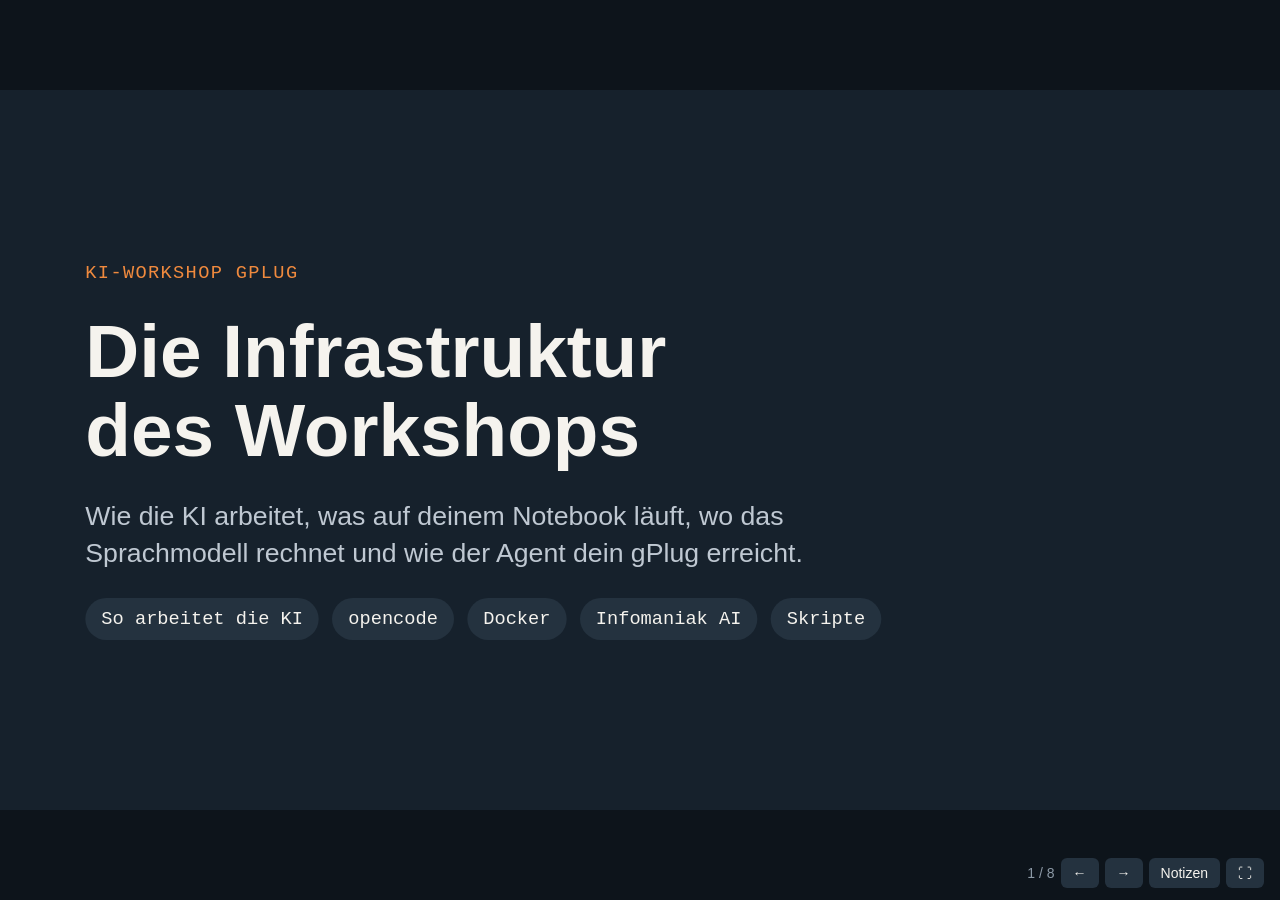
<file: docs/index.html>
<!doctype html>
<html lang="de">
<head>
<meta charset="utf-8">
<title>KI-Workshop gPlug</title>
<meta http-equiv="refresh" content="0; url=slides/">
<link rel="canonical" href="slides/">
</head>
<body><p>Weiter zu den <a href="slides/">Folien</a>.</p></body>
</html>
</file>
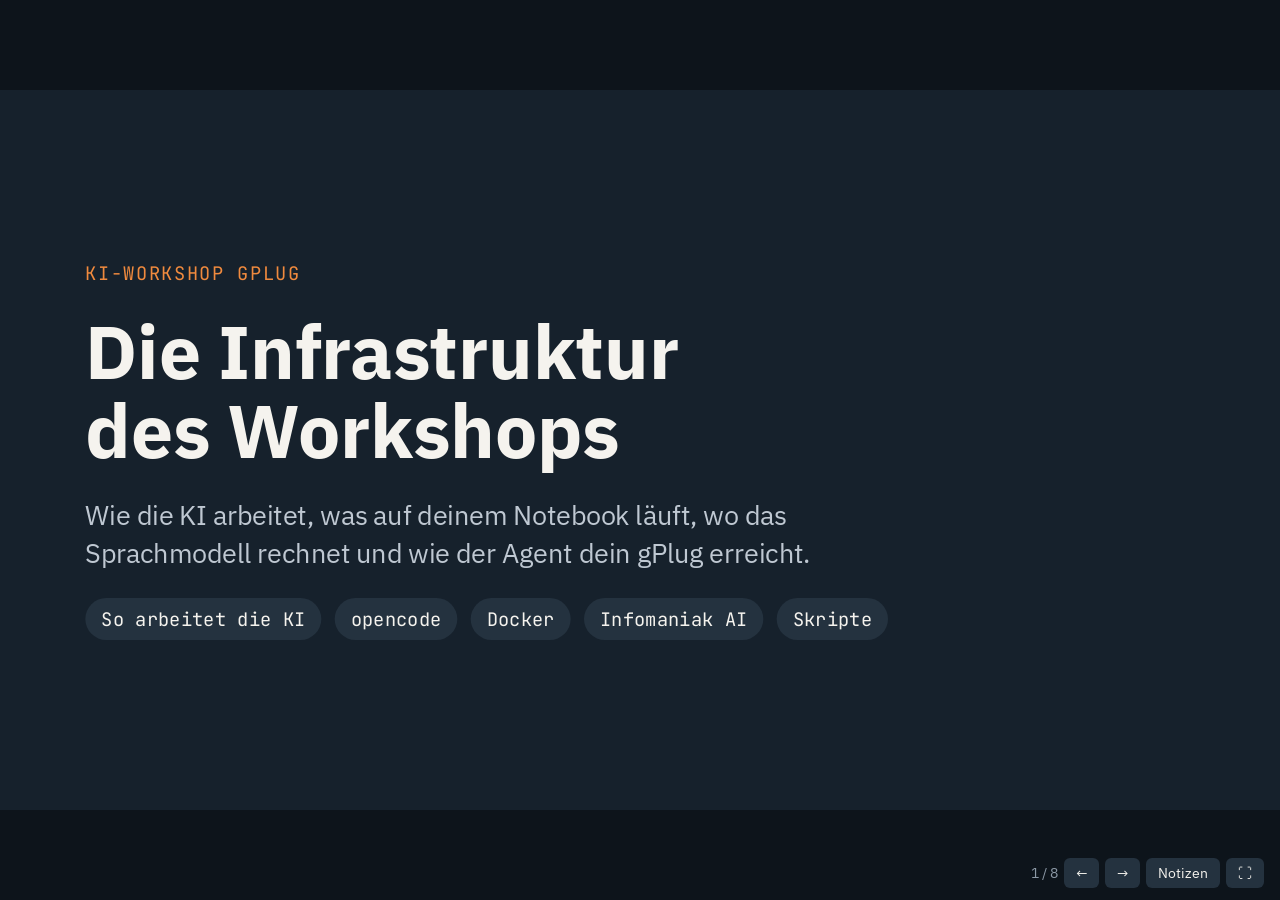
<file: docs/slides/index.html>
<!doctype html>
<html lang="de">
<head>
<meta charset="utf-8">
<meta name="viewport" content="width=device-width, initial-scale=1">
<title>Workshop-Infrastruktur</title>
<link rel="preconnect" href="https://fonts.googleapis.com">
<link rel="preconnect" href="https://fonts.gstatic.com" crossorigin>
<link rel="stylesheet" href="https://fonts.googleapis.com/css2?family=IBM+Plex+Sans:wght@400;500;600;700&display=swap">
<link rel="stylesheet" href="https://fonts.googleapis.com/css2?family=JetBrains+Mono:wght@400;600&display=swap">
<style>
  html, body { margin:0; height:100%; background:#0d141b; overflow:hidden; }
  #stage { position:absolute; left:50%; top:50%; width:1920px; height:1080px; transform-origin:center; }
  .slide { position:absolute; inset:0; width:1920px; height:1080px; box-sizing:border-box; overflow:hidden; }
  .slide:not(.on) { display:none !important; }
  .slide *, .slide *::before, .slide *::after { box-sizing:border-box; margin:0; }
  .slide h1 { line-height:1.1; } .slide h2 { line-height:1.15; } .slide h3 { line-height:1.2; }
  .slide p, .slide li { line-height:1.4; }
  .slide ol, .slide ul { padding-left:1.3em; }
  .slide li + li { margin-top:0.25em; }
  .slide table { border-collapse:collapse; width:100%; }
  .slide th, .slide td { padding:0.35em 0.6em; text-align:left; border-bottom:1px solid #D2CCC0; vertical-align:top; }
  .slide th { font-weight:600; border-bottom:2px solid #16212C; }
  .slide td:first-child, .slide th:first-child { white-space:nowrap; }
  .slide .conn { position:absolute; left:0; top:0; width:1920px; height:1080px; pointer-events:none; overflow:visible; }
  #nav { position:fixed; right:16px; bottom:12px; font:14px/1 'IBM Plex Sans', Arial, sans-serif; color:#8C99A6; user-select:none; transition:opacity .4s; }
  #nav.idle { opacity:0; pointer-events:none; }
  body.idle { cursor:none; }
  #nav button { background:#24323F; color:#F5F3EE; border:0; border-radius:6px; padding:8px 12px; margin-left:6px; cursor:pointer; font:inherit; }
  #notes { position:fixed; left:0; right:0; bottom:0; max-height:40%; overflow:auto; background:#16212Cee; color:#F5F3EE;
            font:20px/1.5 'IBM Plex Sans', Arial, sans-serif; padding:16px 24px 56px; display:none; }
  #notes.on { display:block; }
</style>
</head>
<body>
<div id="stage">
<section id="cover" class="slide" style="display:flex; flex-direction:column; gap:40px; justify-content:center; padding:128px; background:#16212c">
  <p style="font-family:'JetBrains Mono', 'Courier New', monospace; font-size:28px; letter-spacing:2px; text-transform:uppercase; color:#f08a3e">KI-Workshop gPlug</p>
  <h1 style="font-family:'IBM Plex Sans', Arial, sans-serif; font-size:112px; font-weight:700; line-height:1.05; color:#f5f3ee">Die Infrastruktur<br>des Workshops</h1>
  <p style="font-family:'IBM Plex Sans', Arial, sans-serif; font-size:40px; line-height:1.4; color:#bfc8d2">Wie die KI arbeitet, was auf deinem Notebook läuft, wo das<br>Sprachmodell rechnet und wie der Agent dein gPlug erreicht.</p>
  <div style="display:flex; flex-direction:row; flex-wrap:wrap; gap:20px">
    <p style="padding:12px 24px; font-family:'JetBrains Mono', 'Courier New', monospace; font-size:28px; color:#f5f3ee; background:#24323f; border-radius:256px">So arbeitet die KI</p>
    <p style="padding:12px 24px; font-family:'JetBrains Mono', 'Courier New', monospace; font-size:28px; color:#f5f3ee; background:#24323f; border-radius:256px">opencode</p>
    <p style="padding:12px 24px; font-family:'JetBrains Mono', 'Courier New', monospace; font-size:28px; color:#f5f3ee; background:#24323f; border-radius:256px">Docker</p>
    <p style="padding:12px 24px; font-family:'JetBrains Mono', 'Courier New', monospace; font-size:28px; color:#f5f3ee; background:#24323f; border-radius:256px">Infomaniak AI</p>
    <p style="padding:12px 24px; font-family:'JetBrains Mono', 'Courier New', monospace; font-size:28px; color:#f5f3ee; background:#24323f; border-radius:256px">Skripte</p>
  </div>
  
</section>
<section id="rucksack" class="slide" style="background:#F5F3EE;color:#16212C;font-family:'IBM Plex Sans', Arial, sans-serif;padding:128px 128px 160px;display:flex;flex-direction:column;gap:16px">
<p style="font-family:'JetBrains Mono', 'Courier New', monospace;font-size:24px;color:#B04E0F;letter-spacing:2px;text-transform:uppercase">Zuerst · So arbeitet die KI</p>
<h2 style="font-size:64px;font-weight:600;line-height:1.15;color:#16212C">Auftrag, Rucksack, Kopf, Resultat</h2>
<div style="display:flex;flex-direction:row;gap:12px;align-items:stretch;padding:36px 0px 0px 0px">
<div style="flex:1;background:#FBFAF7;border:1px solid #DAD4C8;border-radius:20px;padding:32px;display:flex;flex-direction:column;gap:14px">
<svg viewBox="0 0 24 24" fill="none" stroke="#2E6DA4" stroke-width="2" stroke-linecap="round" stroke-linejoin="round" style="flex:none;width:52px;height:52px" aria-hidden="true"><path d="M21 15a2 2 0 0 1-2 2H7l-4 4V5a2 2 0 0 1 2-2h14a2 2 0 0 1 2 2z"/></svg>
<p style="font-family:'JetBrains Mono', 'Courier New', monospace;font-size:22px;color:#2E6DA4;letter-spacing:2px;text-transform:uppercase">Prompt</p>
<h3 style="font-size:38px;font-weight:600;color:#16212C">Der Auftrag</h3>
<p style="font-size:26px;line-height:1.4;color:#46505C">Was du willst, in eigenen Worten. Je klarer, desto besser.</p>
<p style="font-family:'JetBrains Mono', 'Courier New', monospace;font-size:22px;color:#16212C;background:#ECE8DF;padding:10px 16px;border-radius:12px">„Zeige kWh im Chart.“</p>
</div>
<p style="flex:none;width:40px;align-self:center;text-align:center;font-size:48px;font-weight:600;color:#8C96A0">+</p>
<div style="flex:1;background:#16212C;border-radius:20px;padding:32px;display:flex;flex-direction:column;gap:14px">
<svg viewBox="0 0 24 24" fill="none" stroke="#F08A3E" stroke-width="2" stroke-linecap="round" stroke-linejoin="round" style="flex:none;width:52px;height:52px" aria-hidden="true"><path d="M4 10a4 4 0 0 1 4-4h8a4 4 0 0 1 4 4v10a2 2 0 0 1-2 2H6a2 2 0 0 1-2-2Z"/><path d="M8 10h8"/><path d="M8 22v-6a2 2 0 0 1 2-2h4a2 2 0 0 1 2 2v6"/><path d="M9 6V4a2 2 0 0 1 2-2h2a2 2 0 0 1 2 2v2"/></svg>
<p style="font-family:'JetBrains Mono', 'Courier New', monospace;font-size:22px;color:#F08A3E;letter-spacing:2px;text-transform:uppercase">Kontext</p>
<h3 style="font-size:38px;font-weight:600;color:#F5F3EE">Der Rucksack</h3>
<div style="display:flex;flex-direction:row;flex-wrap:wrap;gap:8px">
<p style="font-family:'JetBrains Mono', 'Courier New', monospace;font-size:20px;color:#F5F3EE;background:#24323F;padding:6px 14px;border-radius:999px">spot.be</p>
<p style="font-family:'JetBrains Mono', 'Courier New', monospace;font-size:20px;color:#F5F3EE;background:#24323F;padding:6px 14px;border-radius:999px">AGENTS.md</p>
<p style="font-family:'JetBrains Mono', 'Courier New', monospace;font-size:20px;color:#F5F3EE;background:#24323F;padding:6px 14px;border-radius:999px">API-Doku</p>
<p style="font-family:'JetBrains Mono', 'Courier New', monospace;font-size:20px;color:#F5F3EE;background:#24323F;padding:6px 14px;border-radius:999px">Logs</p>
<p style="font-family:'JetBrains Mono', 'Courier New', monospace;font-size:20px;color:#F5F3EE;background:#24323F;padding:6px 14px;border-radius:999px">Verlauf</p>
</div>
<p style="font-size:26px;line-height:1.4;color:#BFC8D2">Begrenzt gross. Neuer Chat: wieder leer.</p>
</div>
<p style="flex:none;width:40px;align-self:center;text-align:center;font-size:48px;font-weight:600;color:#8C96A0">→</p>
<div style="flex:1;background:#FBFAF7;border:1px solid #DAD4C8;border-radius:20px;padding:32px;display:flex;flex-direction:column;gap:14px">
<svg viewBox="0 0 24 24" fill="none" stroke="#2E6DA4" stroke-width="2" stroke-linecap="round" stroke-linejoin="round" style="flex:none;width:52px;height:52px" aria-hidden="true"><rect x="4" y="4" width="16" height="16" rx="2"/><rect x="9" y="9" width="6" height="6"/><path d="M9 1v3M15 1v3M9 20v3M15 20v3M20 9h3M20 14h3M1 9h3M1 14h3"/></svg>
<p style="font-family:'JetBrains Mono', 'Courier New', monospace;font-size:22px;color:#2E6DA4;letter-spacing:2px;text-transform:uppercase">KI-Modell</p>
<h3 style="font-size:38px;font-weight:600;color:#16212C">Der Kopf</h3>
<p style="font-size:26px;line-height:1.4;color:#46505C">Trainiert mit viel Text und Code. Lernt im Chat nichts dazu und kennt dein Projekt nicht.</p>
</div>
<p style="flex:none;width:40px;align-self:center;text-align:center;font-size:48px;font-weight:600;color:#8C96A0">→</p>
<div style="flex:1;background:#FBFAF7;border:1px solid #DAD4C8;border-radius:20px;padding:32px;display:flex;flex-direction:column;gap:14px">
<svg viewBox="0 0 24 24" fill="none" stroke="#2E6DA4" stroke-width="2" stroke-linecap="round" stroke-linejoin="round" style="flex:none;width:52px;height:52px" aria-hidden="true"><path d="M14 2H6a2 2 0 0 0-2 2v16a2 2 0 0 0 2 2h12a2 2 0 0 0 2-2V8z"/><polyline points="14 2 14 8 20 8"/><polyline points="10 13 8 15 10 17"/><polyline points="14 13 16 15 14 17"/></svg>
<p style="font-family:'JetBrains Mono', 'Courier New', monospace;font-size:22px;color:#2E6DA4;letter-spacing:2px;text-transform:uppercase">Antwort</p>
<h3 style="font-size:38px;font-weight:600;color:#16212C">Das Resultat</h3>
<p style="font-size:26px;line-height:1.4;color:#46505C">Wort für Wort: jeweils das wahrscheinlichste nächste Stück. Code-Änderung + Erklärung.</p>
<p style="font-size:26px;line-height:1.4;color:#B04E0F;font-weight:600">Klingt immer sicher.</p>
</div>
</div>
<div style="display:flex;flex-direction:row;gap:20px;align-items:center;padding:32px 0px 0px 0px">
<svg viewBox="0 0 24 24" fill="none" stroke="#B04E0F" stroke-width="2" stroke-linecap="round" stroke-linejoin="round" style="flex:none;width:48px;height:48px" aria-hidden="true"><path d="M12 3 22 20H2Z"/><line x1="12" y1="9" x2="12" y2="14"/><line x1="12" y1="17" x2="12.01" y2="17"/></svg>
<p style="font-size:30px;line-height:1.4;color:#16212C">Was nicht im Rucksack liegt, muss die KI raten. Darum: erst lesen lassen, dann mit Log und brcmd.sh prüfen.</p>
</div>
<p style="position:absolute;left:128px;bottom:64px;width:1400px;font-size:24px;color:#B04E0F;font-weight:600">Gute Antwort = klarer Auftrag + gut gepackter Rucksack + Prüfung durch dich</p>
<p style="position:absolute;right:128px;bottom:64px;width:200px;font-size:24px;color:#5F6773;text-align:right">2 / 8</p>

</section>
<section id="ueberblick" class="slide" style="background:#F5F3EE;color:#16212C;font-family:'IBM Plex Sans', Arial, sans-serif;padding:128px 128px 160px;display:flex;flex-direction:column;gap:16px">
<p style="font-family:'JetBrains Mono', 'Courier New', monospace;font-size:24px;color:#B04E0F;letter-spacing:2px;text-transform:uppercase">Gesamtbild · Wo Auftrag, Rucksack und Kopf sitzen</p>
<h2 style="font-size:64px;font-weight:600;line-height:1.15;color:#16212C">Vier Orte, ein Arbeitsablauf</h2>
<div style="position:absolute;left:128px;top:312px;width:760px;background:#ECE8DF;border-radius:20px;padding:32px;display:flex;flex-direction:column;gap:24px">
<h3 style="font-size:36px;font-weight:600;color:#16212C">Dein Notebook</h3>
<div style="background:#16212C;border-radius:16px;padding:32px;display:flex;flex-direction:column;gap:12px">
<h3 style="font-size:32px;font-weight:600;color:#F08A3E">Docker-Container</h3>
<p style="font-family:'JetBrains Mono', 'Courier New', monospace;font-size:26px;color:#F5F3EE">opencode · nimmt den Auftrag</p>
<p style="font-family:'JetBrains Mono', 'Courier New', monospace;font-size:26px;color:#F5F3EE">berry · Desktop-Test</p>
<p style="font-family:'JetBrains Mono', 'Courier New', monospace;font-size:26px;color:#F5F3EE">Workshop-Ordner · der Rucksack</p>
</div>
<p style="font-size:26px;color:#46505C">Browser → Tasmota-WebUI des gPlug</p>
</div>
<div style="position:absolute;left:1216px;top:410px;width:576px;background:#FBFAF7;border:2px solid #2E6DA4;border-radius:16px;padding:24px 32px;display:flex;flex-direction:column;gap:4px">
<h3 style="font-size:32px;font-weight:600;color:#16212C">Infomaniak AI</h3>
<p style="font-size:24px;color:#46505C">Der Kopf · Sprachmodell in der Schweiz</p>
</div>
<div style="position:absolute;left:1216px;top:580px;width:576px;background:#FBFAF7;border:2px solid #B04E0F;border-radius:16px;padding:24px 32px;display:flex;flex-direction:column;gap:4px">
<h3 style="font-size:32px;font-weight:600;color:#16212C">gPlug</h3>
<p style="font-size:24px;color:#46505C">Hier landet das Resultat: spot.be</p>
</div>
<div style="position:absolute;left:1216px;top:790px;width:576px;background:#FBFAF7;border:2px solid #8C96A0;border-radius:16px;padding:24px 32px;display:flex;flex-direction:column;gap:4px">
<h3 style="font-size:32px;font-weight:600;color:#16212C">api.bkw.ch</h3>
<p style="font-size:24px;color:#46505C">Einspeisepreise, 96 Werte pro Tag</p>
</div>
<svg class="conn" viewBox="0 0 1920 1080" aria-hidden="true"><defs><marker id="ah1" viewBox="0 0 10 10" refX="9" refY="5" markerWidth="5" markerHeight="5" orient="auto-start-reverse"><path d="M0 0 10 5 0 10z" fill="#2E6DA4"/></marker></defs><line x1="856.0" y1="472.0" x2="1216.0" y2="472.0" stroke="#2E6DA4" stroke-width="4.0" marker-start="url(#ah1)" marker-end="url(#ah1)"/></svg>
<svg class="conn" viewBox="0 0 1920 1080" aria-hidden="true"><defs><marker id="ah2" viewBox="0 0 10 10" refX="9" refY="5" markerWidth="5" markerHeight="5" orient="auto-start-reverse"><path d="M0 0 10 5 0 10z" fill="#B04E0F"/></marker></defs><line x1="856.0" y1="642.0" x2="1216.0" y2="642.0" stroke="#B04E0F" stroke-width="4.0" marker-end="url(#ah2)"/></svg>
<svg class="conn" viewBox="0 0 1920 1080" aria-hidden="true"><defs><marker id="ah3" viewBox="0 0 10 10" refX="9" refY="5" markerWidth="5" markerHeight="5" orient="auto-start-reverse"><path d="M0 0 10 5 0 10z" fill="#8C96A0"/></marker></defs><line x1="1504.0" y1="704.0" x2="1504.0" y2="790.0" stroke="#8C96A0" stroke-width="4.0" marker-end="url(#ah3)"/></svg>
<p style="position:absolute;left:904px;top:420px;width:296px;font-size:24px;color:#2E6DA4;font-weight:600">HTTPS · Prompts</p>
<p style="position:absolute;left:904px;top:590px;width:296px;font-size:24px;color:#B04E0F;font-weight:600">HTTP · 3 Skripte</p>
<p style="position:absolute;left:904px;top:658px;width:296px;font-size:24px;color:#5F6773">im Workshop-WLAN</p>
<p style="position:absolute;left:1528px;top:728px;width:264px;font-size:24px;color:#5F6773">HTTPS · Preise</p>
<p style="position:absolute;left:128px;bottom:64px;width:1300px;font-size:24px;color:#5F6773">Notebook und gPlug im selben WLAN · Internet für Image, Sprachmodell und Preise</p>
<p style="position:absolute;right:128px;bottom:64px;width:200px;font-size:24px;color:#5F6773;text-align:right">3 / 8</p>

</section>
<section id="opencode" class="slide" style="background:#F5F3EE;color:#16212C;font-family:'IBM Plex Sans', Arial, sans-serif;padding:128px 128px 160px;display:flex;flex-direction:column;gap:16px">
<p style="font-family:'JetBrains Mono', 'Courier New', monospace;font-size:24px;color:#B04E0F;letter-spacing:2px;text-transform:uppercase">1 · opencode</p>
<h2 style="font-size:64px;font-weight:600;line-height:1.15;color:#16212C">Der Agent: nimmt den Auftrag, packt den Rucksack</h2>
<div style="position:absolute;right:128px;top:124px;display:flex;flex-direction:row;gap:10px;align-items:center">
<p style="font-family:'JetBrains Mono', 'Courier New', monospace;font-size:22px;padding:6px 18px;border-radius:999px;background:#16212C;color:#F5F3EE;border:2px solid #16212C">Auftrag</p>
<p style="font-family:'JetBrains Mono', 'Courier New', monospace;font-size:22px;padding:6px 18px;border-radius:999px;background:#16212C;color:#F5F3EE;border:2px solid #16212C">Rucksack</p>
<p style="font-family:'JetBrains Mono', 'Courier New', monospace;font-size:22px;padding:6px 18px;border-radius:999px;background:transparent;color:#8C96A0;border:2px solid #C9C2B5">Kopf</p>
<p style="font-family:'JetBrains Mono', 'Courier New', monospace;font-size:22px;padding:6px 18px;border-radius:999px;background:transparent;color:#8C96A0;border:2px solid #C9C2B5">Resultat</p>
</div>
<div style="display:flex;flex-direction:row;gap:32px;padding:40px 0px 0px 0px">
<div style="flex:1;background:#FBFAF7;border:1px solid #DAD4C8;border-radius:20px;padding:40px;display:flex;flex-direction:column;gap:16px">
<svg viewBox="0 0 24 24" fill="none" stroke="#2E6DA4" stroke-width="2" stroke-linecap="round" stroke-linejoin="round" style="flex:none;width:56px;height:56px" aria-hidden="true"><circle cx="11" cy="11" r="7"/><line x1="21" y1="21" x2="16.2" y2="16.2"/></svg>
<h3 style="font-size:40px;font-weight:600;color:#16212C">Packt den Rucksack</h3>
<p style="font-size:30px;line-height:1.4;color:#46505C">Liest Dateien im Ordner. AGENTS.md liegt immer drin.</p>
</div>
<div style="flex:1;background:#FBFAF7;border:1px solid #DAD4C8;border-radius:20px;padding:40px;display:flex;flex-direction:column;gap:16px">
<svg viewBox="0 0 24 24" fill="none" stroke="#2E6DA4" stroke-width="2" stroke-linecap="round" stroke-linejoin="round" style="flex:none;width:56px;height:56px" aria-hidden="true"><polyline points="16 18 22 12 16 6"/><polyline points="8 6 2 12 8 18"/></svg>
<h3 style="font-size:40px;font-weight:600;color:#16212C">Setzt das Resultat um</h3>
<p style="font-size:30px;line-height:1.4;color:#46505C">Ändert app/spot.be, lädt hoch und liest das Log des gPlug.</p>
</div>
<div style="flex:1;background:#FBFAF7;border:1px solid #DAD4C8;border-radius:20px;padding:40px;display:flex;flex-direction:column;gap:16px">
<svg viewBox="0 0 24 24" fill="none" stroke="#B04E0F" stroke-width="2" stroke-linecap="round" stroke-linejoin="round" style="flex:none;width:56px;height:56px" aria-hidden="true"><rect x="5" y="11" width="14" height="10" rx="2"/><path d="M8 11V7a4 4 0 0 1 8 0v4"/></svg>
<h3 style="font-size:40px;font-weight:600;color:#16212C">Fragt dich</h3>
<p style="font-size:30px;line-height:1.4;color:#46505C">Befehle nur mit deinem OK. ls, cat, grep frei; rm und sudo gesperrt.</p>
</div>
</div>
<div style="display:flex;flex-direction:row;gap:16px;align-items:center;flex-wrap:wrap;padding:32px 0px 0px 0px">
<p style="font-size:28px;color:#16212C;font-weight:600">Im Rucksack:</p>
<p style="font-family:'JetBrains Mono', 'Courier New', monospace;font-size:24px;color:#16212C;background:#ECE8DF;padding:8px 20px;border-radius:999px">AGENTS.md</p>
<p style="font-family:'JetBrains Mono', 'Courier New', monospace;font-size:24px;color:#16212C;background:#ECE8DF;padding:8px 20px;border-radius:999px">TASMOTA_BERRY_API.md</p>
<p style="font-family:'JetBrains Mono', 'Courier New', monospace;font-size:24px;color:#16212C;background:#ECE8DF;padding:8px 20px;border-radius:999px">EXERCISES.md</p>
<p style="font-family:'JetBrains Mono', 'Courier New', monospace;font-size:24px;color:#16212C;background:#ECE8DF;padding:8px 20px;border-radius:999px">app/spot.be</p>
</div>
<p style="font-family:'JetBrains Mono', 'Courier New', monospace;font-size:26px;color:#46505C">Shift+Tab: Build ↔ Plan (Plan liest nur, lädt nichts hoch) · /exit beendet</p>
<p style="position:absolute;left:128px;bottom:64px;width:1300px;font-size:24px;color:#5F6773">Workshop-Infrastruktur · Notebook</p>
<p style="position:absolute;right:128px;bottom:64px;width:200px;font-size:24px;color:#5F6773;text-align:right">4 / 8</p>

</section>
<section id="docker" class="slide" style="background:#F5F3EE;color:#16212C;font-family:'IBM Plex Sans', Arial, sans-serif;padding:128px 128px 160px;display:flex;flex-direction:column;gap:16px">
<p style="font-family:'JetBrains Mono', 'Courier New', monospace;font-size:24px;color:#B04E0F;letter-spacing:2px;text-transform:uppercase">2 · Docker</p>
<h2 style="font-size:64px;font-weight:600;line-height:1.15;color:#16212C">Die Sandbox: nur ein Ordner passt in den Rucksack</h2>
<div style="position:absolute;right:128px;top:124px;display:flex;flex-direction:row;gap:10px;align-items:center">
<p style="font-family:'JetBrains Mono', 'Courier New', monospace;font-size:22px;padding:6px 18px;border-radius:999px;background:transparent;color:#8C96A0;border:2px solid #C9C2B5">Auftrag</p>
<p style="font-family:'JetBrains Mono', 'Courier New', monospace;font-size:22px;padding:6px 18px;border-radius:999px;background:#16212C;color:#F5F3EE;border:2px solid #16212C">Rucksack</p>
<p style="font-family:'JetBrains Mono', 'Courier New', monospace;font-size:22px;padding:6px 18px;border-radius:999px;background:transparent;color:#8C96A0;border:2px solid #C9C2B5">Kopf</p>
<p style="font-family:'JetBrains Mono', 'Courier New', monospace;font-size:22px;padding:6px 18px;border-radius:999px;background:transparent;color:#8C96A0;border:2px solid #C9C2B5">Resultat</p>
</div>
<div style="display:flex;flex-direction:row;gap:64px;flex:1;padding:40px 0px 0px 0px">
<div style="flex:1;display:flex;flex-direction:column;gap:28px">
<p style="font-size:32px;line-height:1.4;color:#46505C"><b>Image</b> fertig von GitHub, einmal laden</p>
<p style="font-size:32px;line-height:1.4;color:#46505C"><b>Inhalt</b> opencode und Werkzeuge zum Testen</p>
<p style="font-size:32px;line-height:1.4;color:#46505C"><b>Rucksack</b> nur aus dem Workshop-Ordner</p>
<p style="font-size:32px;line-height:1.4;color:#46505C"><b>Verlauf</b> bleibt erhalten, auch nach /exit</p>
<p style="font-size:32px;line-height:1.4;color:#B04E0F;font-weight:600">Der Agent darf Dateien ändern und Befehle ausführen, aber nur in diesem Ordner.</p>
</div>
<div style="width:800px;background:#16212C;border-radius:20px;padding:48px;display:flex;flex-direction:column;gap:14px">
<p style="font-family:'JetBrains Mono', 'Courier New', monospace;font-size:26px;color:#F5F3EE">$ ./docker-run.sh</p>
<p style="font-family:'JetBrains Mono', 'Courier New', monospace;font-size:26px;color:#8C99A6"># startet den Agenten</p>
<p style="font-family:'JetBrains Mono', 'Courier New', monospace;font-size:26px;color:#F5F3EE">$ ./docker-run.sh bash</p>
<p style="font-family:'JetBrains Mono', 'Courier New', monospace;font-size:26px;color:#8C99A6"># Shell im Container, zum Prüfen</p>
<p style="font-family:'JetBrains Mono', 'Courier New', monospace;font-size:26px;color:#F08A3E">PS&gt; .\docker-run.ps1</p>
<p style="font-family:'JetBrains Mono', 'Courier New', monospace;font-size:26px;color:#8C99A6"># Windows ohne Ubuntu/WSL</p>
</div>
</div>
<p style="position:absolute;left:128px;bottom:64px;width:1300px;font-size:24px;color:#5F6773">Workshop-Infrastruktur · Notebook</p>
<p style="position:absolute;right:128px;bottom:64px;width:200px;font-size:24px;color:#5F6773;text-align:right">5 / 8</p>

</section>
<section id="infomaniak" class="slide" style="background:#F5F3EE;color:#16212C;font-family:'IBM Plex Sans', Arial, sans-serif;padding:128px 128px 160px;display:flex;flex-direction:column;gap:16px">
<p style="font-family:'JetBrains Mono', 'Courier New', monospace;font-size:24px;color:#B04E0F;letter-spacing:2px;text-transform:uppercase">3 · Infomaniak AI</p>
<h2 style="font-size:64px;font-weight:600;line-height:1.15;color:#16212C">Der Kopf rechnet in der Schweiz</h2>
<div style="position:absolute;right:128px;top:124px;display:flex;flex-direction:row;gap:10px;align-items:center">
<p style="font-family:'JetBrains Mono', 'Courier New', monospace;font-size:22px;padding:6px 18px;border-radius:999px;background:transparent;color:#8C96A0;border:2px solid #C9C2B5">Auftrag</p>
<p style="font-family:'JetBrains Mono', 'Courier New', monospace;font-size:22px;padding:6px 18px;border-radius:999px;background:transparent;color:#8C96A0;border:2px solid #C9C2B5">Rucksack</p>
<p style="font-family:'JetBrains Mono', 'Courier New', monospace;font-size:22px;padding:6px 18px;border-radius:999px;background:#16212C;color:#F5F3EE;border:2px solid #16212C">Kopf</p>
<p style="font-family:'JetBrains Mono', 'Courier New', monospace;font-size:22px;padding:6px 18px;border-radius:999px;background:transparent;color:#8C96A0;border:2px solid #C9C2B5">Resultat</p>
</div>
<div style="display:flex;flex-direction:row;gap:64px;padding:40px 0px 0px 0px">
<div style="flex:1;display:flex;flex-direction:column;gap:24px">
<p style="font-size:26px;color:#5F6773;text-transform:uppercase;letter-spacing:2px">Im Workshop</p>
<p style="font-size:64px;font-weight:700;line-height:1.1;color:#2E6DA4">Ein offenes Sprachmodell</p>
<p style="font-size:30px;line-height:1.4;color:#46505C">Betrieben von Infomaniak, einem Schweizer Anbieter. Eure Prompts und euer Code bleiben in der Schweiz.</p>
<p style="font-size:30px;line-height:1.4;color:#B04E0F;font-weight:600">Zugang steckt im Workshop-Image und gilt nur heute.</p>
</div>
<div style="width:760px;background:#FBFAF7;border:1px solid #DAD4C8;border-radius:20px;padding:40px;display:flex;flex-direction:column;gap:20px">
<h3 style="font-size:36px;font-weight:600;color:#16212C">Bei jedem Prompt</h3>
<ol style="font-size:30px;line-height:1.4;color:#46505C">
<li>opencode schickt Auftrag und Rucksack.</li>
<li>Das Modell antwortet: Text und Code-Änderungen.</li>
<li>Es merkt sich nichts. Der Rucksack reist jedes Mal neu mit.</li>
</ol>
</div>
</div>
<p style="position:absolute;left:128px;bottom:64px;width:1300px;font-size:24px;color:#5F6773">Nach dem Workshop mit eigenem Zugang: SETUP_OPENCODE.md</p>
<p style="position:absolute;right:128px;bottom:64px;width:200px;font-size:24px;color:#5F6773;text-align:right">6 / 8</p>

</section>
<section id="skripte" class="slide" style="background:#ECE8DF;color:#16212C;font-family:'IBM Plex Sans', Arial, sans-serif;padding:128px 128px 160px;display:flex;flex-direction:column;gap:16px">
<p style="font-family:'JetBrains Mono', 'Courier New', monospace;font-size:24px;color:#B04E0F;letter-spacing:2px;text-transform:uppercase">4 · Brücke zum Gerät</p>
<h2 style="font-size:64px;font-weight:600;line-height:1.15;color:#16212C">Das Resultat: drei Skripte bringen es aufs Gerät</h2>
<div style="position:absolute;right:128px;top:124px;display:flex;flex-direction:row;gap:10px;align-items:center">
<p style="font-family:'JetBrains Mono', 'Courier New', monospace;font-size:22px;padding:6px 18px;border-radius:999px;background:transparent;color:#8C96A0;border:2px solid #C9C2B5">Auftrag</p>
<p style="font-family:'JetBrains Mono', 'Courier New', monospace;font-size:22px;padding:6px 18px;border-radius:999px;background:transparent;color:#8C96A0;border:2px solid #C9C2B5">Rucksack</p>
<p style="font-family:'JetBrains Mono', 'Courier New', monospace;font-size:22px;padding:6px 18px;border-radius:999px;background:transparent;color:#8C96A0;border:2px solid #C9C2B5">Kopf</p>
<p style="font-family:'JetBrains Mono', 'Courier New', monospace;font-size:22px;padding:6px 18px;border-radius:999px;background:#16212C;color:#F5F3EE;border:2px solid #16212C">Resultat</p>
</div>
<div style="display:flex;flex-direction:row;gap:20px;align-items:center;padding:32px 0px 8px 0px">
<p style="font-size:30px;color:#46505C">Die IP steht in der Datei .gplug:</p>
<p style="font-family:'JetBrains Mono', 'Courier New', monospace;font-size:26px;color:#F5F3EE;background:#16212C;padding:10px 24px;border-radius:12px">echo &lt;gplug-ip&gt; &gt; .gplug</p>
</div>
<table style="font-family:'IBM Plex Sans', Arial, sans-serif;font-size:28px;color:#16212C">
<tr><th style="width:17%">Skript</th><th style="width:38%">Wirkung</th><th style="width:45%">Beispiel</th></tr>
<tr style="background:#F5F3EE"><td>upload.sh</td><td>hochladen, Grösse prüfen, App neu laden</td><td>./upload.sh app/spot.be</td></tr>
<tr><td>brcmd.sh</td><td>Berry-Ausdruck ausführen, Antwort als JSON</td><td>./brcmd.sh 'tasmota.cmd("SpotStatus")'</td></tr>
<tr style="background:#F5F3EE"><td>log.sh</td><td>letzte Zeilen der Konsole lesen</td><td>./log.sh</td></tr>
</table>
<div style="display:flex;flex-direction:row;gap:20px;align-items:center;padding:32px 0px 0px 0px">
<svg viewBox="0 0 24 24" fill="none" stroke="#B04E0F" stroke-width="2" stroke-linecap="round" stroke-linejoin="round" style="flex:none;width:48px;height:48px" aria-hidden="true"><path d="M3 12a9 9 0 0 1 15.5-6.2L21 8"/><path d="M21 3v5h-5"/><path d="M21 12a9 9 0 0 1-15.5 6.2L3 16"/><path d="M3 21v-5h5"/></svg>
<p style="font-size:30px;line-height:1.4;color:#16212C">Was die Skripte melden, kommt zurück in den Rucksack: so prüft der Agent sein Resultat. Gefährliche Befehle sind gesperrt.</p>
</div>
<p style="position:absolute;left:128px;bottom:64px;width:1300px;font-size:24px;color:#5F6773">Workshop-Infrastruktur · Gerät und Netz</p>
<p style="position:absolute;right:128px;bottom:64px;width:200px;font-size:24px;color:#5F6773;text-align:right">7 / 8</p>

</section>
<section id="zuhause" class="slide" style="background:#ECE8DF;color:#16212C;font-family:'IBM Plex Sans', Arial, sans-serif;padding:128px 128px 160px;display:flex;flex-direction:column;gap:16px">
<p style="font-family:'JetBrains Mono', 'Courier New', monospace;font-size:24px;color:#B04E0F;letter-spacing:2px;text-transform:uppercase">5 · Zuhause</p>
<h2 style="font-size:64px;font-weight:600;line-height:1.15;color:#16212C">Weiterbauen: das Minimum</h2>
<div style="display:flex;flex-direction:row;gap:16px;align-items:center;padding:24px 0px 0px 0px">
<p style="font-size:28px;color:#16212C;font-weight:600">Immer:</p>
<p style="font-size:28px;color:#46505C">gPlug im Heim-WLAN · Workshop-Ordner · IP in .gplug</p>
</div>
<div style="display:flex;flex-direction:row;gap:32px;padding:16px 0px 0px 0px">
<div style="flex:1;background:#FBFAF7;border:1px solid #DAD4C8;border-radius:20px;padding:40px;display:flex;flex-direction:column;gap:20px">
<div style="display:flex;flex-direction:row;gap:16px;align-items:center">
<svg viewBox="0 0 24 24" fill="none" stroke="#2E6DA4" stroke-width="2" stroke-linecap="round" stroke-linejoin="round" style="flex:none;width:48px;height:48px" aria-hidden="true"><path d="M14.7 6.3a1 1 0 0 0 0 1.4l1.6 1.6a1 1 0 0 0 1.4 0l3.77-3.77a6 6 0 0 1-7.94 7.94l-6.91 6.91a2.12 2.12 0 0 1-3-3l6.91-6.91a6 6 0 0 1 7.94-7.94l-3.76 3.76z"/></svg>
<h3 style="font-size:40px;font-weight:600;color:#16212C">Ohne KI</h3>
</div>
<p style="font-size:26px;color:#5F6773">Texteditor + Browser · gratis</p>
<ol style="font-size:28px;line-height:1.45;color:#46505C">
<li>app/spot.be im Editor ändern.</li>
<li>WebUI: Werkzeuge → Dateisystem verwalten → hochladen.</li>
<li>Konsole: BrRestart, dann prüfen.</li>
</ol>
<p style="font-size:24px;line-height:1.4;color:#16212C;background:#ECE8DF;padding:16px 20px;border-radius:12px"><b>BRY:</b> = Meldung von Berry. „Berry initialized“ und „Successfully loaded“ sind normal. BRY: mit Fehler und Zeilennummer: diese Zeile in spot.be ansehen.</p>
<p style="font-family:'JetBrains Mono', 'Courier New', monospace;font-size:24px;color:#46505C">oder ./upload.sh + ./log.sh</p>
</div>
<div style="flex:1;background:#FBFAF7;border:1px solid #DAD4C8;border-radius:20px;padding:40px;display:flex;flex-direction:column;gap:20px">
<div style="display:flex;flex-direction:row;gap:16px;align-items:center">
<svg viewBox="0 0 24 24" fill="none" stroke="#B04E0F" stroke-width="2" stroke-linecap="round" stroke-linejoin="round" style="flex:none;width:48px;height:48px" aria-hidden="true"><path d="M21 15a2 2 0 0 1-2 2H7l-4 4V5a2 2 0 0 1 2-2h14a2 2 0 0 1 2 2z"/></svg>
<h3 style="font-size:40px;font-weight:600;color:#16212C">Mit KI</h3>
</div>
<p style="font-size:26px;color:#5F6773">Docker + eigener Zugang · bezahlt pro Token</p>
<ol style="font-size:28px;line-height:1.45;color:#46505C">
<li>AI Tools aktivieren, Ausgabenlimite setzen.</li>
<li>API-Token erstellen, mit Product-ID als Variablen setzen.</li>
<li>./docker-run.sh: Auftrag, Rucksack, Resultat wie heute.</li>
</ol>
<p style="font-size:24px;line-height:1.4;color:#16212C;background:#ECE8DF;padding:16px 20px;border-radius:12px"><b>API-Token:</b> dein Schlüssel, geheim wie ein Passwort. <b>Tokens:</b> Textstücke (≈ ¾ Wort), die das Modell liest und schreibt. Danach zahlst du.</p>
<p style="font-size:24px;color:#46505C">Alternative: Claude von Anthropic</p>
</div>
</div>
<p style="position:absolute;left:128px;bottom:64px;width:1300px;font-size:24px;color:#5F6773">Anleitungen: SETUP_OHNE_KI.md · SETUP_OPENCODE.md</p>
<p style="position:absolute;right:128px;bottom:64px;width:200px;font-size:24px;color:#5F6773;text-align:right">8 / 8</p>

</section>
</div>
<div id="notes"></div>
<div id="nav"><span id="pos"></span><button id="prev" aria-label="Zurück">←</button><button id="next" aria-label="Weiter">→</button><button id="nbtn" title="Notizen (N)">Notizen</button><button id="fbtn" title="Vollbild (F)">⛶</button></div>
<script>
const notes = ["15 Minuten. Ziel ist ein Überblick, keine Details. Zuerst ein Bild davon, wie die KI arbeitet: Auftrag, Rucksack, Kopf, Resultat. Darauf bauen wir die Infrastruktur auf: Wo sitzt was? Details stehen im RUNBOOK.md, hier nur das Bild im Kopf.", "Bevor wir über Docker und Netz reden: Wie funktioniert das eigentlich? Stellt euch einen sehr belesenen Handwerker vor. Der Prompt ist euer Auftrag, zum Beispiel: Zeige den Verbrauch in kWh im Chart. Das Modell ist sein Kopf: trainiert mit riesigen Mengen Text und Code, aber danach fest. Es lernt im Gespräch nichts dazu und kennt euer Projekt nicht. Alles Projektwissen steckt im Rucksack, dem Kontext: der Code spot.be, die Regeln in AGENTS.md, die API-Doku, Logs vom Gerät und der bisherige Chat. Der Rucksack hat eine begrenzte Grösse; wird er voll, wird Altes zusammengefasst, und ein neuer Chat beginnt mit leerem Rucksack. Die Antwort entsteht Wort für Wort, jeweils das wahrscheinlichste nächste Stück. Sie klingt immer überzeugt, auch wenn sie falsch ist. Was nicht im Rucksack liegt, muss die KI raten, so entstehen erfundene Funktionen. Darum verlangt AGENTS.md: zuerst lesen, nicht raten. Und darum prüft der Agent nach jedem Upload Log und Resultat. Das Modell könnt ihr nicht ändern, den Rucksack schon. Dieses Bild begleitet uns durch die nächsten Folien: Jeder Teil der Infrastruktur ist entweder Auftrag, Rucksack, Kopf oder Weg zum Resultat.", "Jetzt dasselbe Bild als Infrastruktur. Links euer Notebook: Docker startet einen Container, darin läuft der Agent opencode. Er nimmt euren Auftrag entgegen und packt den Rucksack aus dem Workshop-Ordner. Auftrag und Rucksack gehen per HTTPS zum Kopf, dem Sprachmodell bei Infomaniak in der Schweiz; zurück kommt die Antwort. Das Resultat landet auf dem gPlug: Zu ihm spricht der Agent nur über drei Skripte, per HTTP im Workshop-WLAN. Der gPlug selbst holt die Einspeisepreise bei der BKW. Ihr schaut im Browser auf die WebUI des gPlug.", "opencode ist ein Open-Source-Agent fürs Terminal. Bei ihm gebt ihr den Auftrag ein, und er packt den Rucksack: Er liest Dateien, schreibt Code und führt Befehle aus. Oben rechts seht ihr auf jeder Folie, bei welchem Teil des Bildes wir sind. Die Regeln für unser Projekt stehen in AGENTS.md, die liest er von selbst; sie liegt also immer im Rucksack. Welche Befehle er ohne Rückfrage ausführen darf, steht in opencode.json. Im Plan-Modus darf er nur lesen und planen; zum Ändern und Hochladen wechselt ihr mit Shift+Tab in den Build-Modus. Mehr zum Prompten um 18:25.", "Wo läuft der Agent, und was kann er in den Rucksack packen? Docker gibt allen dieselbe Umgebung, egal ob Mac, Linux oder Windows mit WSL. Das Image kommt fertig von GitHub, nichts zu bauen. Wichtig ist die Grenze: Im Container sieht der Agent nur den Workshop-Ordner. Mehr kann nicht in den Rucksack, und er kann nichts auf eurem Notebook kaputt machen. Der Verlauf, also ein Teil des Rucksacks, bleibt zwischen den Sitzungen erhalten. Der Zugang zum Sprachmodell steckt im Workshop-Image und gilt nur heute.", "Jetzt der Kopf. Der Agent ist nur so gut wie das Modell dahinter. Wir nutzen ein offenes Modell bei Infomaniak, einem Schweizer Anbieter: Prompts und Code bleiben in der Schweiz. Bei jedem Prompt schickt opencode Auftrag und Rucksack hin und bekommt die Antwort zurück. Das Modell selbst merkt sich nichts, darum reist der Rucksack jedes Mal mit. Der Zugang im Image gilt nur heute; wer weitermachen will, findet in SETUP_OPENCODE.md den Weg zu einem eigenen Zugang.", "Bleibt das Resultat: Wie kommt der Code aufs Gerät, und wie wird er geprüft? Der Agent hat keine Hände am Gerät, nur diese drei Skripte. Upload lädt die App hoch und startet sie neu. brcmd führt einen Berry-Ausdruck aus, so prüft der Agent selbst, ob seine Änderung wirkt. log zeigt Fehlermeldungen; die liest der Agent nach jedem Upload. Diese Meldungen landen wieder im Rucksack: Der Kreis schliesst sich, und der nächste Prompt weiss, was auf dem Gerät passiert ist. Gefährliche Befehle sind gesperrt, damit niemand sein Gerät aus dem WLAN wirft. Der gPlug ist ein kleines Gerät mit wenig Speicher. Darum arbeiten wir in kleinen Schritten und prüfen nach jedem Upload.", "Was braucht ihr zuhause? Immer: den gPlug zurück im Heim-WLAN, den Workshop-Ordner und die neue IP in .gplug. Ohne KI reichen Texteditor und Browser: Datei ändern, über die WebUI hochladen, in der Konsole BrRestart. Dann die Konsole lesen: Zeilen mit BRY: kommen von Berry. Berry initialized und Successfully loaded sind normal. Steht nach BRY: ein Fehler mit Zeilennummer, etwa ein Syntaxfehler oder ein fehlendes var, dann dort in spot.be nachsehen. Wer die Skripte mag, nimmt upload.sh und log.sh. Mit KI ist es dasselbe Setup wie heute, nur mit eigenem Zugang: Infomaniak AI Tools aktivieren, Kreditkarte und Ausgabenlimite, API-Token erstellen, zwei Variablen setzen, docker-run.sh. Achtung, zwei Bedeutungen von Token: Der API-Token ist euer Schlüssel, geheim halten, nie weitergeben. Tokens sind die Textstücke, die das Modell liest und schreibt; jeder Prompt schickt Code und Kontext mit, darum kostet ein langer Chat mehr als ein kurzer. Abgerechnet wird pro Million Tokens, getrennt nach Input und Output. Die Ausgabenlimite schützt vor Überraschungen. Neukunden bekommen Gratis-Credits für einen Monat. Wer lieber Claude nutzt: Anleitung steht in SETUP_OPENCODE.md."];
const slides = [...document.querySelectorAll('.slide')];
const stage = document.getElementById('stage');
let i = Math.min(Math.max(parseInt(location.hash.slice(1)) - 1 || 0, 0), slides.length - 1);
function fit() {
  const k = Math.min(innerWidth / 1920, innerHeight / 1080);
  stage.style.transform = `translate(-50%,-50%) scale(${k})`;
}
function show(n) {
  i = Math.min(Math.max(n, 0), slides.length - 1);
  slides.forEach((s, j) => s.classList.toggle('on', j === i));
  document.getElementById('pos').textContent = `${i + 1} / ${slides.length}`;
  document.getElementById('notes').textContent = notes[i];
  history.replaceState(null, '', '#' + (i + 1));
}
document.addEventListener('keydown', e => {
  if (['ArrowRight', 'PageDown', ' ', 'Enter'].includes(e.key)) show(i + 1);
  else if (['ArrowLeft', 'PageUp', 'Backspace'].includes(e.key)) show(i - 1);
  else if (e.key === 'Home') show(0);
  else if (e.key === 'End') show(slides.length - 1);
  else if (e.key === 'n' || e.key === 'N') document.getElementById('notes').classList.toggle('on');
  else if (e.key === 'f' || e.key === 'F') toggleFs();
  else return;
  e.preventDefault();
});
function toggleFs() { document.fullscreenElement ? document.exitFullscreen() : document.documentElement.requestFullscreen(); }
document.getElementById('prev').onclick = () => show(i - 1);
document.getElementById('next').onclick = () => show(i + 1);
document.getElementById('nbtn').onclick = () => document.getElementById('notes').classList.toggle('on');
document.getElementById('fbtn').onclick = toggleFs;
let tx = null;
addEventListener('touchstart', e => tx = e.touches[0].clientX, {passive:true});
addEventListener('touchend', e => { if (tx === null) return; const d = e.changedTouches[0].clientX - tx;
  if (Math.abs(d) > 40) show(i + (d < 0 ? 1 : -1)); tx = null; });
addEventListener('resize', fit);
addEventListener('hashchange', () => show(parseInt(location.hash.slice(1)) - 1 || 0));
const nav = document.getElementById('nav'); let idleT;
function wake() { nav.classList.remove('idle'); document.body.classList.remove('idle'); clearTimeout(idleT);
  idleT = setTimeout(() => { nav.classList.add('idle'); document.body.classList.add('idle'); }, 2500); }
['mousemove', 'touchstart'].forEach(ev => addEventListener(ev, wake, {passive:true}));
fit(); show(i); wake();
</script>
</body>
</html>
</file>
